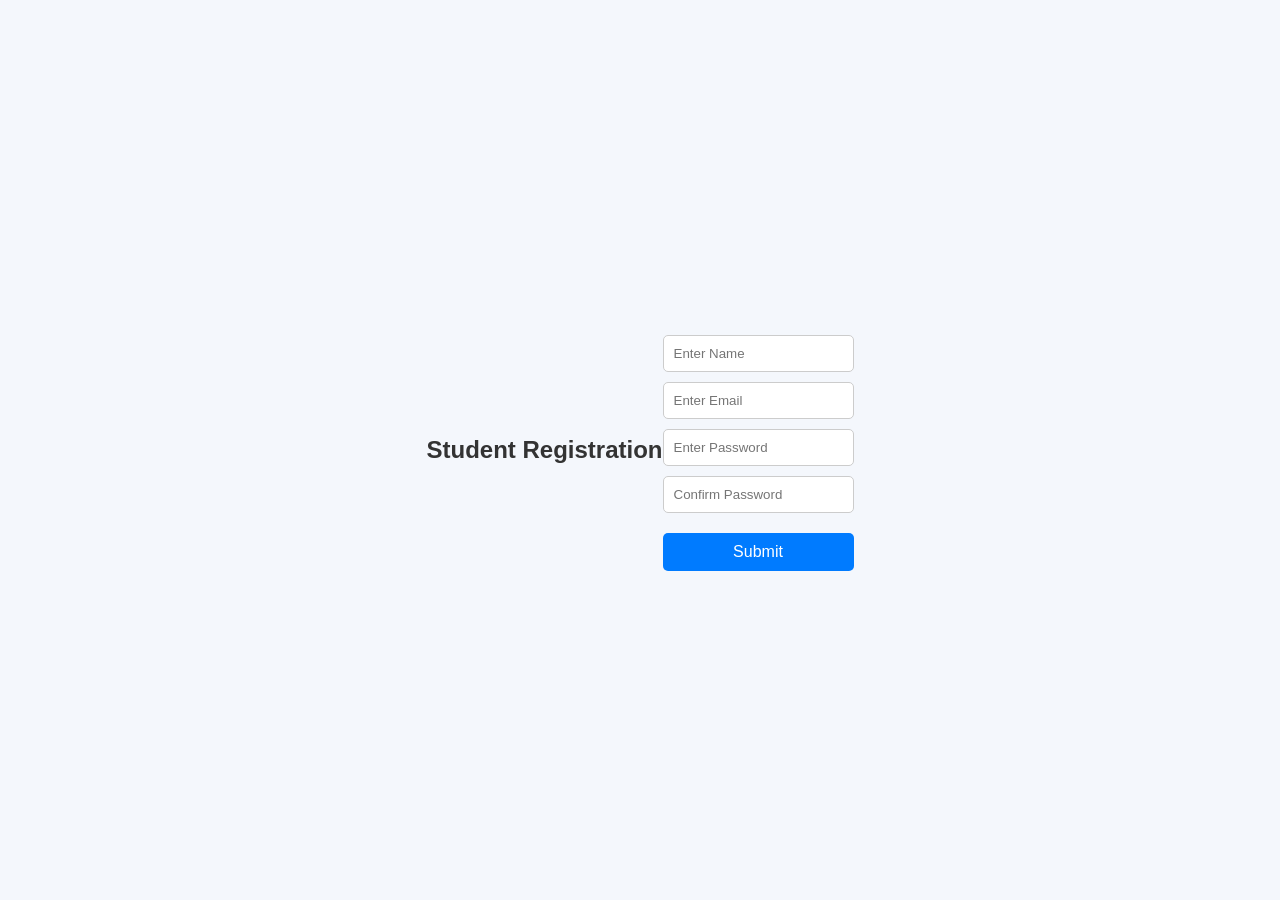
<file: index.html>
<!DOCTYPE html>
<html>
<head>
    <title>Form Validation</title>
     <link rel="stylesheet" href="style.css">
</head>
<body>

    <h2>Student Registration</h2>

    <form id="myForm">
        <input type="text" id="name" placeholder="Enter Name">
        <p id="nameError"></p>

        <input type="email" id="email" placeholder="Enter Email">
        <p id="emailError"></p>

        <input type="password" id="password" placeholder="Enter Password">
        <p id="passwordError"></p>

        <input type="password" id="confirmPassword" placeholder="Confirm Password">
        <p id="confirmError"></p>

        <button type="submit">Submit</button>
    </form>

    <p id="success"></p>

    <script src="script.js"></script>

</body>
</html>
</file>
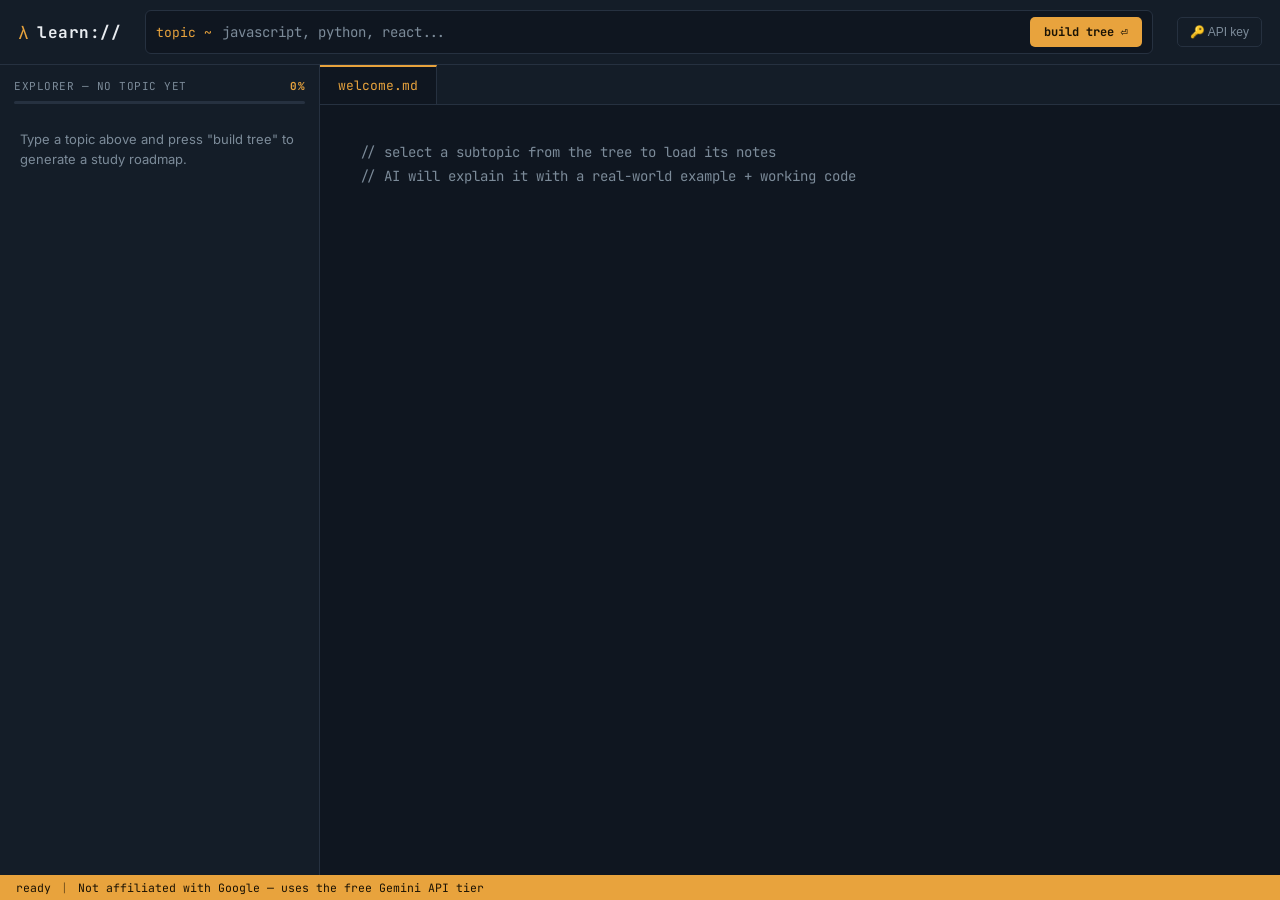
<file: project/index.html>
<!DOCTYPE html>
<html lang="en">
<head>
<meta charset="UTF-8">
<meta name="viewport" content="width=device-width, initial-scale=1.0">
<title>learn:// — AI Topic Roadmap</title>
<link rel="stylesheet" href="style.css">
<link rel="preconnect" href="https://fonts.googleapis.com">
<link href="https://fonts.googleapis.com/css2?family=JetBrains+Mono:wght@400;500;700&family=Inter:wght@400;500;600&display=swap" rel="stylesheet">
</head>
<body>

  <!-- Top command bar -->
  <header class="cmdbar">
    <div class="cmdbar-left">
      <span class="prompt-glyph">λ</span>
      <span class="brand">learn://</span>
    </div>
    <div class="cmdbar-center">
      <span class="cmd-prefix">topic ~</span>
      <input id="topicInput" type="text" placeholder="javascript, python, react..." autocomplete="off">
      <button id="genBtn">build tree ⏎</button>
    </div>
    <div class="cmdbar-right">
      <button id="keyBtn" title="Set your free Gemini API key">🔑 API key</button>
    </div>
  </header>

  <!-- API key modal -->
  <div id="keyModal" class="modal hidden">
    <div class="modal-box">
      <h3>Gemini API Key</h3>
      <p>Free key from <a href="https://aistudio.google.com/apikey" target="_blank" rel="noopener">aistudio.google.com/apikey</a>. Saved only in your browser (localStorage).</p>
      <input id="apiKeyInput" type="password" placeholder="AIza...">
      <div class="modal-actions">
        <button id="saveKeyBtn">Save</button>
        <button id="closeKeyBtn" class="ghost">Cancel</button>
      </div>
    </div>
  </div>

  <div class="app">

    <!-- Sidebar: file-tree style topic checklist -->
    <aside class="explorer">
      <div class="explorer-head">
        <span id="rootLabel">EXPLORER — no topic yet</span>
        <span id="progressPct" class="pct">0%</span>
      </div>
      <div class="progress-track"><div id="progressFill" class="progress-fill"></div></div>
      <ul id="treeList" class="tree">
        <li class="empty-hint">Type a topic above and press "build tree" to generate a study roadmap.</li>
      </ul>
    </aside>

    <!-- Main editor-style panel -->
    <main class="editor">
      <div class="tabbar">
        <div id="activeTab" class="tab active">welcome.md</div>
      </div>
      <div id="editorBody" class="editor-body">
        <div class="welcome">
          <p class="line1">// select a subtopic from the tree to load its notes</p>
          <p class="line2">// AI will explain it with a real-world example + working code</p>
        </div>
      </div>
    </main>

  </div>

  <footer class="statusbar">
    <span id="statusText">ready</span>
    <span class="sep">|</span>
    <span>Not affiliated with Google — uses the free Gemini API tier</span>
  </footer>

<script src="script.js"></script>
</body>
</html>
</file>
<file: style.css>
body {
    font-family: Arial, sans-serif;
    background: #f4f7fc;
    display: flex;
    justify-content: center;
    align-items: center;
    height: 100vh;
    margin: 0;
}

.container {
    background: white;
    padding: 25px;
    width: 350px;
    border-radius: 10px;
    box-shadow: 0 4px 12px rgba(0,0,0,0.15);
}

h2 {
    text-align: center;
    color: #333;
    margin-bottom: 20px;
}

input {
    width: 100%;
    padding: 10px;
    margin-top: 5px;
    border: 1px solid #ccc;
    border-radius: 5px;
    box-sizing: border-box;
}

button {
    width: 100%;
    padding: 10px;
    margin-top: 15px;
    border: none;
    border-radius: 5px;
    background: #007bff;
    color: white;
    font-size: 16px;
    cursor: pointer;
}

button:hover {
    background: #0056b3;
}

p {
    margin: 5px 0;
    font-size: 14px;
}

#nameError,
#emailError,
#passwordError,
#confirmError {
    color: red;
}

#success {
    color: green;
    text-align: center;
    font-weight: bold;
    margin-top: 10px;
}
</file>
<file: project/style.css>
:root{
  --bg: #0F1620;
  --panel: #141D28;
  --panel-2: #16202C;
  --line: #263140;
  --ink: #E9EDF1;
  --muted: #7C8B99;
  --amber: #E8A33D;
  --amber-dim: #E8A33D33;
  --green: #4CAF7D;
  --mono: 'JetBrains Mono', monospace;
  --sans: 'Inter', sans-serif;
}

*{ box-sizing: border-box; }

body{
  margin:0;
  background: var(--bg);
  color: var(--ink);
  font-family: var(--sans);
  height:100vh;
  display:flex;
  flex-direction:column;
  overflow:hidden;
}

/* ---------- Top command bar ---------- */
.cmdbar{
  display:flex;
  align-items:center;
  gap:24px;
  padding:10px 18px;
  background: var(--panel);
  border-bottom:1px solid var(--line);
  flex-shrink:0;
}
.cmdbar-left{ display:flex; align-items:center; gap:8px; font-family:var(--mono); }
.prompt-glyph{ color:var(--amber); font-size:18px; }
.brand{ font-weight:700; letter-spacing:0.5px; }

.cmdbar-center{
  flex:1;
  display:flex;
  align-items:center;
  background: var(--bg);
  border:1px solid var(--line);
  border-radius:6px;
  padding:6px 10px;
  gap:8px;
  font-family: var(--mono);
}
.cmd-prefix{ color:var(--amber); font-size:13px; white-space:nowrap; }
#topicInput{
  flex:1;
  background:none;
  border:none;
  outline:none;
  color:var(--ink);
  font-family:var(--mono);
  font-size:14px;
}
#topicInput::placeholder{ color:var(--muted); }

#genBtn{
  background: var(--amber);
  color:#1A1204;
  border:none;
  padding:7px 14px;
  border-radius:5px;
  font-family:var(--mono);
  font-weight:700;
  font-size:12px;
  cursor:pointer;
  white-space:nowrap;
}
#genBtn:hover{ filter:brightness(1.08); }
#genBtn:disabled{ opacity:0.5; cursor:wait; }

#keyBtn{
  background:none;
  border:1px solid var(--line);
  color:var(--muted);
  padding:7px 12px;
  border-radius:5px;
  cursor:pointer;
  font-size:12px;
}
#keyBtn:hover{ color:var(--ink); border-color:var(--amber); }

/* ---------- Modal ---------- */
.modal{
  position:fixed; inset:0;
  background:rgba(0,0,0,0.55);
  display:flex; align-items:center; justify-content:center;
  z-index:50;
}
.modal.hidden{ display:none; }
.modal-box{
  background:var(--panel-2);
  border:1px solid var(--line);
  border-radius:10px;
  padding:22px;
  width:360px;
  max-width:90vw;
}
.modal-box h3{ margin:0 0 10px; font-family:var(--mono); }
.modal-box p{ color:var(--muted); font-size:13px; line-height:1.5; margin-bottom:14px; }
.modal-box a{ color:var(--amber); }
#apiKeyInput{
  width:100%;
  padding:9px 10px;
  background:var(--bg);
  border:1px solid var(--line);
  border-radius:6px;
  color:var(--ink);
  font-family:var(--mono);
  margin-bottom:14px;
}
.modal-actions{ display:flex; gap:10px; justify-content:flex-end; }
.modal-actions button{
  padding:7px 14px;
  border-radius:5px;
  border:none;
  cursor:pointer;
  font-size:13px;
}
#saveKeyBtn{ background:var(--amber); color:#1A1204; font-weight:700; }
.ghost{ background:none; border:1px solid var(--line) !important; color:var(--muted); }

/* ---------- App layout ---------- */
.app{
  flex:1;
  display:flex;
  overflow:hidden;
}

/* Explorer / sidebar */
.explorer{
  width:320px;
  flex-shrink:0;
  background:var(--panel);
  border-right:1px solid var(--line);
  display:flex;
  flex-direction:column;
  overflow-y:auto;
}
.explorer-head{
  display:flex;
  justify-content:space-between;
  align-items:center;
  padding:14px 14px 8px;
  font-family:var(--mono);
  font-size:11px;
  letter-spacing:0.5px;
  color:var(--muted);
  text-transform:uppercase;
}
.pct{ color:var(--amber); font-weight:700; }
.progress-track{
  height:3px;
  background:var(--line);
  margin:0 14px 12px;
  border-radius:2px;
  overflow:hidden;
}
.progress-fill{
  height:100%;
  width:0%;
  background:var(--green);
  transition:width 0.3s ease;
}

.tree{ list-style:none; margin:0; padding:0 6px 20px; }
.empty-hint{
  color:var(--muted);
  font-size:13px;
  padding:14px;
  line-height:1.5;
}

.tree-item{
  display:flex;
  align-items:flex-start;
  gap:9px;
  padding:9px 10px;
  border-radius:6px;
  cursor:pointer;
  margin-bottom:2px;
}
.tree-item:hover{ background:var(--panel-2); }
.tree-item.active{ background:var(--amber-dim); }
.tree-item .checkbox{
  width:15px; height:15px;
  border:1.5px solid var(--muted);
  border-radius:4px;
  flex-shrink:0;
  margin-top:2px;
  display:flex; align-items:center; justify-content:center;
  font-size:10px;
  color:var(--bg);
}
.tree-item .checkbox.checked{
  background:var(--green);
  border-color:var(--green);
}
.tree-item .title{
  font-size:13.5px;
  line-height:1.4;
}
.tree-item.done .title{
  color:var(--muted);
  text-decoration:line-through;
}
.tree-item .branch-glyph{
  color:var(--muted);
  font-family:var(--mono);
  font-size:12px;
  margin-top:1px;
}

/* Editor / main panel */
.editor{
  flex:1;
  display:flex;
  flex-direction:column;
  overflow:hidden;
}
.tabbar{
  display:flex;
  background:var(--panel);
  border-bottom:1px solid var(--line);
  flex-shrink:0;
}
.tab{
  padding:10px 18px;
  font-family:var(--mono);
  font-size:13px;
  color:var(--muted);
  border-right:1px solid var(--line);
}
.tab.active{
  color:var(--amber);
  background:var(--bg);
  border-top:2px solid var(--amber);
}

.editor-body{
  flex:1;
  overflow-y:auto;
  padding:32px 40px;
  max-width:960px;
}
.welcome{ font-family:var(--mono); color:var(--muted); }
.welcome p{ margin:6px 0; font-size:14px; }

.note-title{
  font-size:22px;
  font-weight:700;
  margin:0 0 18px;
  font-family: var(--sans);
}
.note-section{ margin-bottom:26px; }
.note-section h4{
  font-family:var(--mono);
  font-size:12px;
  text-transform:uppercase;
  letter-spacing:1px;
  color:var(--amber);
  margin:0 0 8px;
}
.note-section p{
  font-size:15px;
  line-height:1.7;
  color:var(--ink);
  margin:0;
  white-space:pre-wrap;
}
pre.code-block{
  background:var(--panel-2);
  border:1px solid var(--line);
  border-left:3px solid var(--amber);
  border-radius:6px;
  padding:16px;
  overflow-x:auto;
  font-family:var(--mono);
  font-size:13px;
  line-height:1.6;
  color:#D9E4EE;
}
.loading-note{
  font-family:var(--mono);
  color:var(--muted);
  font-size:14px;
}
.error-note{
  font-family:var(--mono);
  color:#E86A5C;
  font-size:14px;
  background:#E86A5C11;
  border:1px solid #E86A5C44;
  padding:12px 14px;
  border-radius:6px;
}

/* Summary box */
.summary-box{
  background: #4CAF7D10;
  border: 1px solid #4CAF7D33;
  border-left: 3px solid var(--green);
  border-radius: 6px;
  padding: 14px 16px;
}
.summary-box p{
  margin: 0;
  font-size: 15px;
  line-height: 1.7;
  color: var(--ink);
  white-space: pre-wrap;
}

/* Key concept chips */
.key-concepts{
  display: flex;
  flex-wrap: wrap;
  gap: 8px;
}
.concept-chip{
  background: var(--amber-dim);
  color: var(--amber);
  border: 1px solid #E8A33D44;
  padding: 5px 12px;
  border-radius: 20px;
  font-size: 12.5px;
  font-family: var(--mono);
  font-weight: 500;
}

/* Types box */
.types-box{
  background: #3B82F610;
  border: 1px solid #3B82F633;
  border-left: 3px solid #3B82F6;
  border-radius: 6px;
  padding: 14px 16px;
}
.types-box p{
  margin: 0;
  font-size: 14.5px;
  line-height: 1.8;
  color: var(--ink);
  white-space: pre-wrap;
}

/* Example box */
.example-box{
  background: #8B5CF610;
  border: 1px solid #8B5CF633;
  border-left: 3px solid #8B5CF6;
  border-radius: 6px;
  padding: 14px 16px;
}
.example-box p{
  margin: 0;
  font-size: 14.5px;
  line-height: 1.8;
  color: var(--ink);
  white-space: pre-wrap;
}

/* Mistakes box */
.mistakes-box{
  background: #E86A5C10;
  border: 1px solid #E86A5C33;
  border-left: 3px solid #E86A5C;
  border-radius: 6px;
  padding: 14px 16px;
}
.mistakes-box p{
  margin: 0;
  font-size: 14.5px;
  line-height: 1.8;
  color: var(--ink);
  white-space: pre-wrap;
}

/* Tips box */
.tips-box{
  background: #4CAF7D10;
  border: 1px solid #4CAF7D33;
  border-left: 3px solid #10B981;
  border-radius: 6px;
  padding: 14px 16px;
}
.tips-box p{
  margin: 0;
  font-size: 14.5px;
  line-height: 1.8;
  color: var(--ink);
  white-space: pre-wrap;
}

/* Status bar */
.statusbar{
  background:var(--amber);
  color:#1A1204;
  font-family:var(--mono);
  font-size:11.5px;
  padding:5px 16px;
  display:flex;
  gap:10px;
  flex-shrink:0;
}
.sep{ opacity:0.5; }

.hidden{ display:none !important; }

/* Scrollbars */
.explorer::-webkit-scrollbar, .editor-body::-webkit-scrollbar{ width:8px; }
.explorer::-webkit-scrollbar-thumb, .editor-body::-webkit-scrollbar-thumb{
  background:var(--line); border-radius:4px;
}

@media (max-width: 720px){
  .app{ flex-direction:column; }
  .explorer{ width:100%; max-height:220px; border-right:none; border-bottom:1px solid var(--line); }
  .cmdbar{ flex-wrap:wrap; gap:10px; }
  .cmdbar-center{ order:3; width:100%; }
  .editor-body{ padding:22px 20px; }
}
</file>
